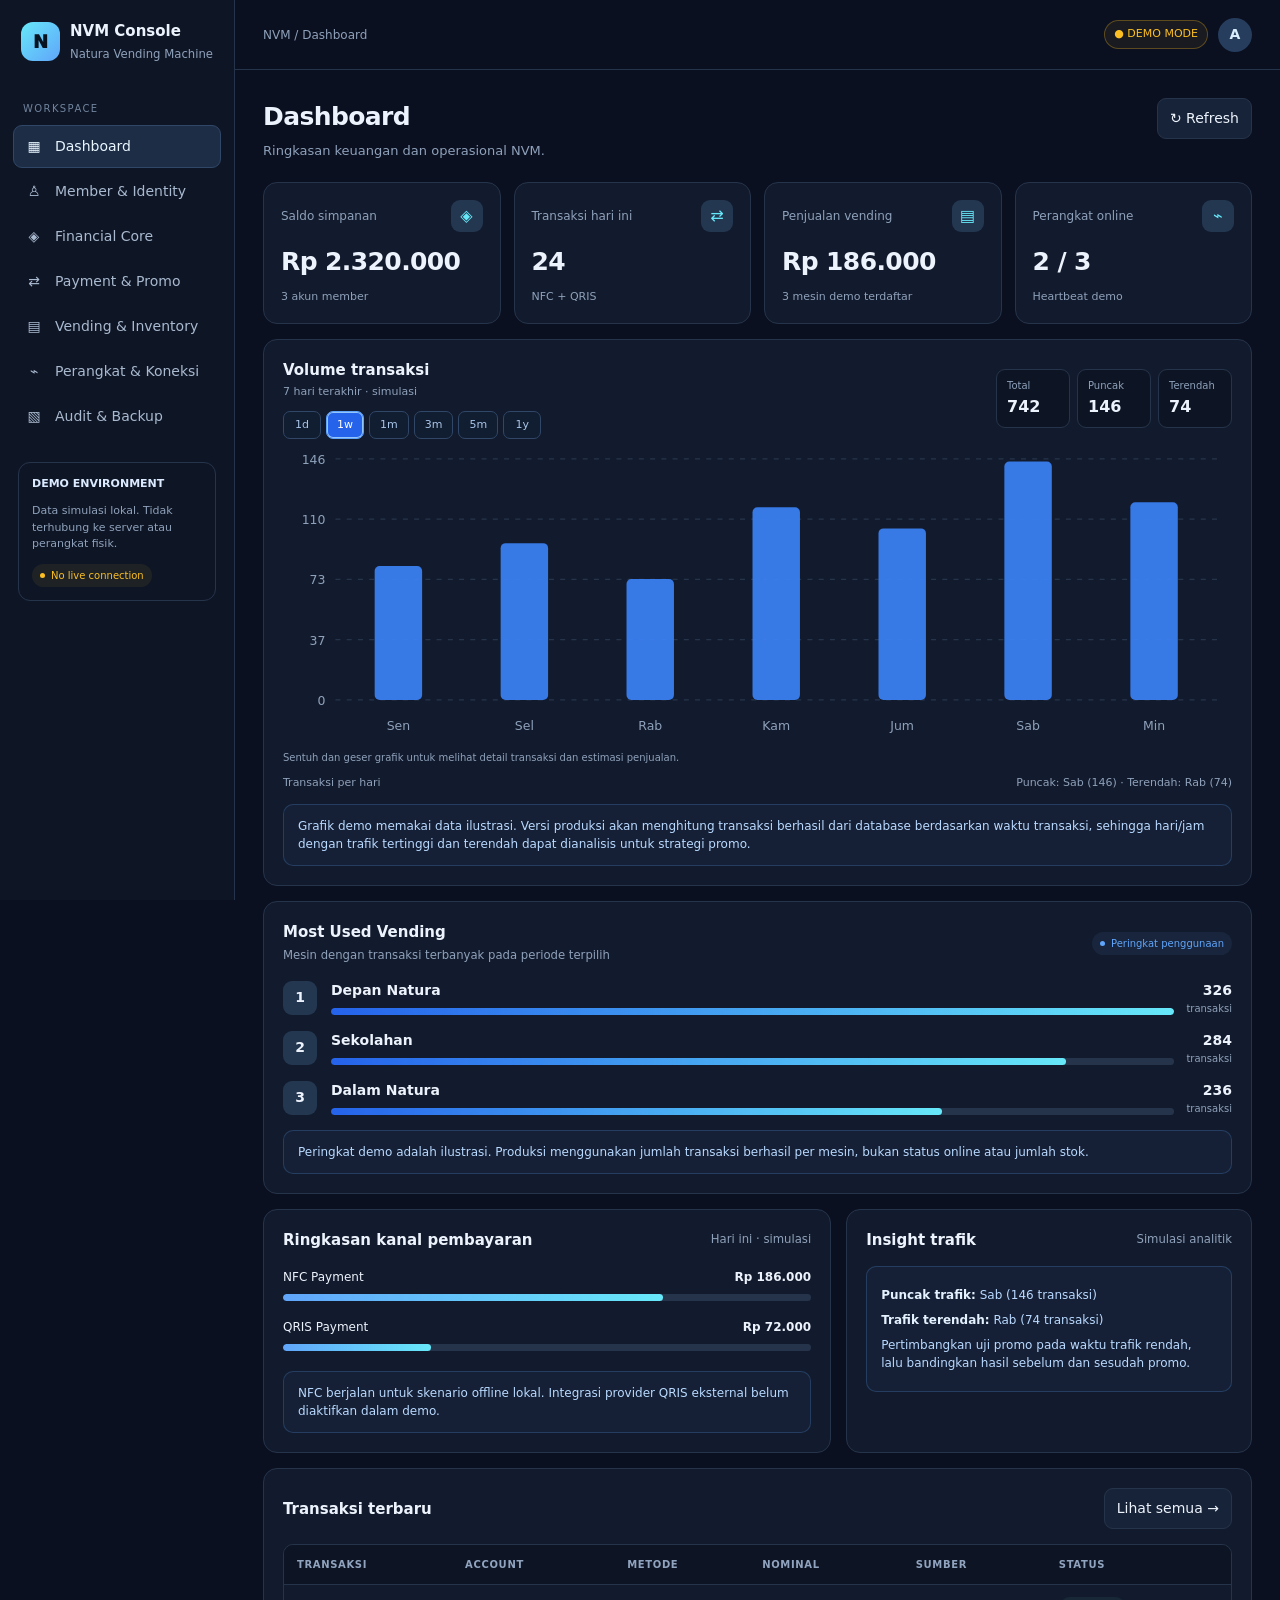
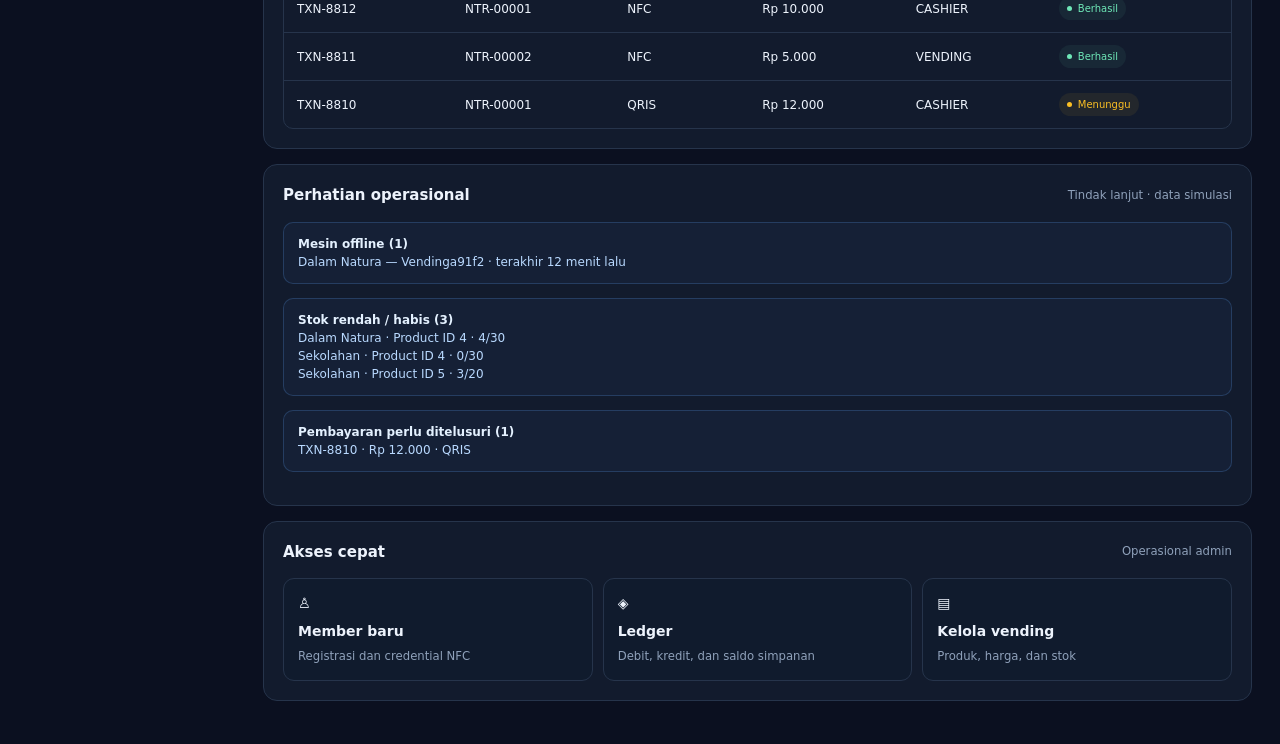
<file: demo/index.html>
<!doctype html>
<html lang="id">
<head>
<meta charset="utf-8"><meta name="viewport" content="width=device-width,initial-scale=1">
<meta name="theme-color" content="#101827">
<title>NVM — Natura Vending Machine | WebUI Demo</title>
<style>
:root{color-scheme:dark;--bg:#0b1020;--panel:#121b2d;--panel2:#0f1728;--line:#26344b;--text:#edf3fc;--muted:#8fa1ba;--blue:#60a5fa;--cyan:#67e8f9;--green:#6ee7b7;--amber:#fbbf24;--red:#fda4af}
*{box-sizing:border-box}body{margin:0;background:var(--bg);color:var(--text);font:14px/1.5 Inter,system-ui,-apple-system,sans-serif}button,input,select{font:inherit}button{cursor:pointer;border:1px solid var(--line);border-radius:9px;padding:9px 12px;background:#172338;color:var(--text)}button:hover{border-color:var(--blue)}button.primary{background:var(--blue);color:#071322;border-color:var(--blue);font-weight:750}.layout{min-height:100vh;display:grid;grid-template-columns:235px minmax(0,1fr)}aside{background:#0e1626;border-right:1px solid var(--line);padding:20px 13px;position:sticky;top:0;height:100vh;overflow:auto}.brand{display:flex;align-items:center;gap:10px;padding:0 8px 22px}.logo{width:39px;height:39px;display:grid;place-items:center;background:linear-gradient(135deg,#67e8f9,#60a5fa);color:#081322;border-radius:12px;font-weight:950;font-size:18px}.brand strong{display:block;font-size:15px}.brand small,.muted{color:var(--muted)}.navlabel{font-size:10px;color:#71839d;text-transform:uppercase;letter-spacing:1.4px;padding:15px 10px 7px}.navbtn{width:100%;display:flex;gap:11px;align-items:center;text-align:left;background:transparent;border-color:transparent;color:#a9b9cf;margin:2px 0;padding:10px}.navbtn.active{background:#1d2d46;color:#eaf6ff;border-color:#304767}.navbtn span:first-child{width:20px;text-align:center}.sidefoot{margin:24px 5px 0;padding:13px;border:1px solid var(--line);border-radius:12px;font-size:11px;color:var(--muted)}main{min-width:0}.topbar{height:70px;border-bottom:1px solid var(--line);display:flex;align-items:center;justify-content:space-between;padding:0 28px;gap:12px;background:#0b1020eF;position:sticky;top:0;z-index:5}.crumb{font-size:12px;color:var(--muted)}.topright{display:flex;align-items:center;gap:10px}.demo{font-size:11px;padding:5px 9px;border-radius:20px;color:var(--amber);border:1px solid #fbbf244d;background:#fbbf2410}.avatar{width:34px;height:34px;border-radius:50%;display:grid;place-items:center;background:#263d5d;color:#d9edff;font-weight:800}.content{max-width:1500px;margin:auto;padding:28px}.page{display:none}.page.active{display:block}.heading{display:flex;justify-content:space-between;align-items:flex-start;gap:15px;margin-bottom:22px}.heading h1{font-size:25px;letter-spacing:-.6px;margin:0 0 5px}.heading p{color:var(--muted);margin:0;font-size:13px}.grid{display:grid;grid-template-columns:repeat(4,minmax(0,1fr));gap:13px}.panel,.metric{background:var(--panel);border:1px solid var(--line);border-radius:14px}.metric{padding:17px}.metric-top{display:flex;justify-content:space-between;align-items:center;color:var(--muted);font-size:12px}.metric-icon{width:32px;height:32px;display:grid;place-items:center;background:#243751;border-radius:9px;color:var(--cyan);font-size:16px}.metric strong{display:block;font-size:25px;margin:11px 0 4px;letter-spacing:-.6px}.delta{font-size:11px;color:var(--green)}.panel{padding:19px;margin-bottom:15px;min-width:0}.panelhead{display:flex;justify-content:space-between;align-items:center;gap:10px;margin-bottom:15px}.panel h2{font-size:15px;margin:0}.panelhead small{color:var(--muted)}.twocol{display:grid;grid-template-columns:minmax(0,1.4fr) minmax(280px,1fr);gap:15px}.tablewrap{overflow:auto;border:1px solid var(--line);border-radius:10px}table{border-collapse:collapse;width:100%;font-size:12px;white-space:nowrap}th,td{text-align:left;padding:12px 13px;border-bottom:1px solid #26344b}th{font-size:10px;text-transform:uppercase;letter-spacing:.65px;color:#91a4bf;background:#0d1524}tbody tr:last-child td{border-bottom:0}tbody tr:hover{background:#ffffff04}.status{display:inline-flex;align-items:center;gap:6px;border-radius:30px;padding:4px 8px;font-size:10px;background:#6ee7b710;color:var(--green)}.status:before{content:'';width:5px;height:5px;border-radius:50%;background:currentColor}.status.warn{background:#fbbf2412;color:var(--amber)}.status.blue{background:#60a5fa12;color:var(--blue)}.status.red{background:#fda4af12;color:var(--red)}.barrow{margin:17px 0}.barlabel{display:flex;justify-content:space-between;font-size:12px;margin-bottom:8px}.track{height:7px;background:#26344b;border-radius:10px;overflow:hidden}.fill{height:100%;border-radius:10px;background:linear-gradient(90deg,#60a5fa,#67e8f9)}.formgrid{display:grid;grid-template-columns:repeat(2,minmax(0,1fr));gap:12px}.field label{display:block;font-size:11px;color:#a5b5ca;margin-bottom:6px}.field input,.field select,.search{width:100%;border:1px solid var(--line);border-radius:9px;padding:10px 11px;background:#0b1322;color:var(--text);outline:none}.field input:focus,.field select:focus{border-color:var(--blue)}.actions{display:flex;gap:9px;flex-wrap:wrap;margin-top:15px}.notice{padding:12px 14px;border:1px solid #60a5fa38;border-radius:10px;background:#60a5fa0b;color:#b9d9ff;font-size:12px;margin-bottom:14px}.notice strong{color:#e4f1ff}.result{margin-top:13px;padding:12px;border:1px solid var(--line);border-radius:9px;background:#0b1322;color:var(--cyan);font:12px/1.6 ui-monospace,monospace;white-space:pre-wrap;overflow-wrap:anywhere;display:none}.result.show{display:block}.filterrow{display:flex;gap:9px;flex-wrap:wrap;margin-bottom:13px}.filterrow input{max-width:260px}.chart{display:flex;align-items:flex-end;gap:12px;height:155px;padding:10px 5px 0;border-bottom:1px solid var(--line)}.barcol{height:100%;flex:1;display:flex;flex-direction:column;justify-content:flex-end;align-items:center;gap:7px;min-width:0}.bar{width:min(30px,75%);border-radius:5px 5px 0 0;background:linear-gradient(180deg,#67e8f9,#3b82f6);min-height:5px}.barcol small{font-size:10px;color:var(--muted)}.analytics-head{display:flex;align-items:center;justify-content:space-between;gap:14px;flex-wrap:wrap}.analytics-title{min-width:190px;flex:1}.analytics-title h2{font-size:15px;margin:0 0 3px}.analytics-title small{display:block;color:var(--muted);font-size:11px}.period-pills{display:flex;gap:5px;margin-top:10px;flex-wrap:wrap}.period-btn{padding:5px 10px;min-width:38px;border-radius:7px;font-size:11px;color:#a9c5e8;background:#111d31;border-color:#304767}.period-btn.active{background:#2563eb;color:#fff;border-color:#60a5fa;box-shadow:inset 0 0 0 1px #93c5fd}.analytics-summary{display:flex;gap:7px;flex:0 1 auto;align-self:center}.analytics-stat{padding:8px 10px;border:1px solid var(--line);border-radius:9px;background:#0d1524;min-width:74px}.analytics-stat span{display:block;color:var(--muted);font-size:10px}.analytics-stat strong{display:block;font-size:16px;margin-top:2px}.analytics-chart-wrap{position:relative;touch-action:pan-y;user-select:none}.analytics-svg{display:block;width:100%;height:auto;min-height:180px;overflow:visible;touch-action:pan-y;cursor:crosshair}.chart-tooltip{position:absolute;z-index:2;display:none;min-width:150px;max-width:190px;padding:9px 11px;border:1px solid #3b82f6;border-radius:9px;background:#0b1322;box-shadow:0 8px 24px #0008;pointer-events:none;font-size:11px;line-height:1.55}.chart-tooltip strong{display:block;color:#eaf2ff;font-size:12px;margin-bottom:3px}.chart-tooltip span{display:block;color:#a9c5e8}.chart-tooltip b{color:#fff}.chart-hint{font-size:10px;color:var(--muted);margin-top:5px}.rankrow{display:grid;grid-template-columns:36px minmax(0,1fr) auto;gap:12px;align-items:center;margin:14px 0}.ranknum{display:grid;place-items:center;width:34px;height:34px;border-radius:9px;background:#243751;font-weight:800}.rankbar{height:7px;background:#26344b;border-radius:9px;overflow:hidden;margin-top:7px}.rankfill{height:100%;background:linear-gradient(90deg,#2563eb,#67e8f9);border-radius:9px}.rankcount{text-align:right;font-weight:750}.rankcount small{display:block;color:var(--muted);font-size:10px;font-weight:400}.insight-item{margin:7px 0}@media(max-width:720px){.analytics-head{align-items:flex-start}.analytics-title{flex-basis:100%}.analytics-summary{width:100%;display:grid;grid-template-columns:repeat(3,minmax(0,1fr))}.analytics-stat{min-width:0;padding:7px 8px}.analytics-stat strong{font-size:15px}}.quickgrid{display:grid;grid-template-columns:repeat(3,minmax(0,1fr));gap:10px}.quick{padding:14px;text-align:left;background:#101b2d;border:1px solid var(--line);border-radius:11px}.quick b{display:block;margin:7px 0 3px}.quick small{color:var(--muted)}.empty{color:var(--muted);padding:22px;text-align:center;font-size:12px}.mobilemenu{display:none}
@media(max-width:1000px){.layout{grid-template-columns:190px minmax(0,1fr)}.content{padding:20px}.grid{grid-template-columns:repeat(2,minmax(0,1fr))}.twocol{grid-template-columns:1fr}}
@media(max-width:650px){.layout{display:block}aside{height:auto;position:relative;padding:10px;border-right:0;border-bottom:1px solid var(--line)}.brand{padding:3px 5px 10px}.navlabel,.sidefoot{display:none}.navlist{display:flex;overflow:auto;gap:5px}.navbtn{width:auto;white-space:nowrap;padding:8px 10px;margin:0;font-size:12px}.topbar{height:57px;padding:0 14px}.content{padding:16px 12px}.heading h1{font-size:22px}.heading{margin-bottom:16px}.grid{gap:8px}.metric{padding:12px}.metric strong{font-size:20px}.metric-top{font-size:10px}.metric-icon{width:27px;height:27px}.panel{padding:13px}.formgrid{grid-template-columns:1fr}.quickgrid{grid-template-columns:1fr}.demo{font-size:10px}.topright{gap:7px}}
</style>
</head>
<body>
<div class="layout">
<aside>
<div class="brand"><div class="logo">N</div><div><strong>NVM Console</strong><small>Natura Vending Machine</small></div></div>
<div class="navlabel">Workspace</div><div class="navlist">
<button class="navbtn active" data-page="dashboard"><span>▦</span>Dashboard</button>
<button class="navbtn" data-page="members"><span>♙</span>Member & Identity</button>
<button class="navbtn" data-page="finance"><span>◈</span>Financial Core</button>
<button class="navbtn" data-page="payments"><span>⇄</span>Payment & Promo</button>
<button class="navbtn" data-page="vending"><span>▤</span>Vending & Inventory</button>
<button class="navbtn" data-page="devices"><span>⌁</span>Perangkat & Koneksi</button>
<button class="navbtn" data-page="audit"><span>▧</span>Audit & Backup</button>
</div>
<div class="sidefoot"><b style="color:#dceaff">DEMO ENVIRONMENT</b><p>Data simulasi lokal. Tidak terhubung ke server atau perangkat fisik.</p><span class="status warn">No live connection</span></div>
</aside>
<main>
<header class="topbar"><div><div class="crumb">NVM / <span id="crumb">Dashboard</span></div></div><div class="topright"><span class="demo">● DEMO MODE</span><div class="avatar">A</div></div></header>
<div class="content">
<section class="page active" id="dashboard">
<div class="heading"><div><h1>Dashboard</h1><p>Ringkasan keuangan dan operasional NVM.</p></div><button onclick="toast('Ringkasan demo diperbarui.')">↻ Refresh</button></div>
<div class="grid" id="metrics"></div>
<div class="panel" style="margin-top:15px">
<input type="hidden" id="analyticsPeriod" value="1w"><div class="analytics-head"><div class="analytics-title"><h2>Volume transaksi</h2><small id="analyticsSubtitle">7 hari terakhir · simulasi</small><div class="period-pills" aria-label="Periode analisis"><button type="button" class="period-btn" data-period="1d" onclick="setAnalyticsPeriod('1d')">1d</button><button type="button" class="period-btn active" data-period="1w" onclick="setAnalyticsPeriod('1w')">1w</button><button type="button" class="period-btn" data-period="1m" onclick="setAnalyticsPeriod('1m')">1m</button><button type="button" class="period-btn" data-period="3m" onclick="setAnalyticsPeriod('3m')">3m</button><button type="button" class="period-btn" data-period="5m" onclick="setAnalyticsPeriod('5m')">5m</button><button type="button" class="period-btn" data-period="1y" onclick="setAnalyticsPeriod('1y')">1y</button></div></div><div id="analyticsSummary" class="analytics-summary"></div></div>
<div id="analyticsChart" style="width:100%;overflow:hidden"></div>
<div style="display:flex;justify-content:space-between;gap:10px;flex-wrap:wrap;margin-top:10px;color:var(--muted);font-size:11px"><span id="analyticsAxisLabel">Jumlah transaksi per hari</span><span id="analyticsPeak"></span></div>
<div class="notice" style="margin-top:13px;margin-bottom:0">Grafik demo memakai data ilustrasi. Versi produksi akan menghitung transaksi berhasil dari database berdasarkan waktu transaksi, sehingga hari/jam dengan trafik tertinggi dan terendah dapat dianalisis untuk strategi promo.</div>
</div>
<div class="panel"><div class="panelhead"><div><h2>Most Used Vending</h2><small>Mesin dengan transaksi terbanyak pada periode terpilih</small></div><span class="status blue">Peringkat penggunaan</span></div><div id="mostUsedVending"></div><div class="notice" style="margin-top:12px;margin-bottom:0">Peringkat demo adalah ilustrasi. Produksi menggunakan jumlah transaksi berhasil per mesin, bukan status online atau jumlah stok.</div></div>
<div class="twocol"><div class="panel"><div class="panelhead"><h2>Ringkasan kanal pembayaran</h2><small>Hari ini · simulasi</small></div><div class="barrow"><div class="barlabel"><span>NFC Payment</span><b>Rp 186.000</b></div><div class="track"><div class="fill" style="width:72%"></div></div></div><div class="barrow"><div class="barlabel"><span>QRIS Payment</span><b>Rp 72.000</b></div><div class="track"><div class="fill" style="width:28%"></div></div></div><div class="notice" style="margin-top:20px;margin-bottom:0">NFC berjalan untuk skenario offline lokal. Integrasi provider QRIS eksternal belum diaktifkan dalam demo.</div></div><div class="panel"><div class="panelhead"><h2>Insight trafik</h2><small>Simulasi analitik</small></div><div id="trafficInsight" class="notice" style="margin-bottom:0">Memuat ringkasan trafik…</div></div></div>
<div class="panel"><div class="panelhead"><h2>Transaksi terbaru</h2><button onclick="navigate('payments')">Lihat semua →</button></div><div class="tablewrap" id="recent"></div></div>
<div class="panel"><div class="panelhead"><h2>Perhatian operasional</h2><small>Tindak lanjut · data simulasi</small></div><div id="opsalerts"></div></div><div class="panel"><div class="panelhead"><h2>Akses cepat</h2><small>Operasional admin</small></div><div class="quickgrid"><button class="quick" onclick="navigate('members')">♙<b>Member baru</b><small>Registrasi dan credential NFC</small></button><button class="quick" onclick="navigate('finance')">◈<b>Ledger</b><small>Debit, kredit, dan saldo simpanan</small></button><button class="quick" onclick="navigate('vending')">▤<b>Kelola vending</b><small>Produk, harga, dan stok</small></button></div></div>
</section>
<section class="page" id="members">
<div class="heading"><div><h1>Member & Identity</h1><p>Member Registry, credential NFC, authorization, dan access event.</p></div><span class="status">Registry demo</span></div>
<div class="notice"><strong>Alur registrasi:</strong> verifikasi identitas → buat member → pilih cashier → scan kartu NFC → validasi PIN 4 digit. UID dan PIN kartu tidak dapat diedit manual pada alur operasional.</div>
<div class="panel"><div class="panelhead"><h2>Member Registry</h2><button class="primary" onclick="document.getElementById('memberform').scrollIntoView({behavior:'smooth'})">+ Tambah member</button></div><div class="filterrow"><input class="search" id="membersearch" placeholder="Cari Member ID, nama, NIK, atau nomor HP…" oninput="renderMembers()"></div><div class="tablewrap" id="membertable"></div></div>
<div class="panel" id="memberform"><div class="panelhead"><h2>Simulasi pendaftaran member</h2><small>Data tersimpan di memori halaman</small></div><form id="newmember"><div class="formgrid"><div class="field"><label>Member ID (otomatis)</label><input id="newmemberid" readonly value="NTR-00004"><small class="muted">Nomor berikutnya sesuai urutan pendaftaran demo.</small></div><div class="field"><label>Nama lengkap</label><input name="name" required placeholder="Nama member"></div><div class="field"><label>Nomor NIK</label><input name="nik" required inputmode="numeric" minlength="16" maxlength="16" placeholder="16 digit NIK"></div><div class="field"><label>Nomor HP</label><input name="phone" type="tel" required inputmode="tel" minlength="8" maxlength="20" placeholder="Contoh: 081234567890"></div><div class="field" style="grid-column:1/-1"><label>Kasir untuk registrasi NFC</label><div style="display:flex;gap:8px;align-items:center"><select name="cashier" id="enrollcashier" style="flex:1"><option value="cashier-01">Cashier 1</option><option value="cashier-02">Cashier 2</option></select><button type="button" class="primary" onclick="startNfcEnrollment()">⌁ Scan kartu</button></div></div></div><div class="notice" style="margin-top:12px;margin-bottom:0">Member ID dibuat otomatis dengan format NTR-00001. UID kartu dan PIN tidak diinput manual.</div><div class="actions"><button class="primary" type="submit">Buat member demo</button></div></form><div class="result" id="memberresult"></div></div>
</section>
<section class="page" id="finance">
<div class="heading"><div><h1>Financial Core</h1><p>Saldo simpanan, double-entry ledger, dan pinjaman.</p></div></div>
<div class="grid" id="finmetrics"></div>
<div class="panel"><div class="panelhead"><h2>Saldo Simpanan Member</h2><small>Saldo ilustratif</small></div><div class="tablewrap" id="accounttable"></div></div>
<div class="twocol"><div class="panel"><div class="panelhead"><h2>Posting ledger demo</h2></div><div class="notice">Untuk menambah saldo anggota, gunakan tombol (+) pada tabel Saldo Simpanan Member. Jurnal manual di bawah hanya untuk simulasi.</div><form id="ledgerform"><div class="formgrid"><div class="field"><label>Member ID</label><select id="ledgeraccount"><option>NTR-00001</option><option>NTR-00002</option><option>NTR-00003</option></select></div><div class="field"><label>Jenis jurnal</label><select id="ledgerdirection"><option value="credit">Kredit — tambah saldo</option><option value="debit">Debit — kurangi saldo</option></select></div><div class="field"><label>Nominal (IDR)</label><input id="ledgeramount" type="number" min="1" value="50000" required></div><div class="field"><label>Referensi</label><input id="ledgerref" value="DEMO-LEDGER-001" required></div></div><div class="actions"><button class="primary">Validasi transaksi</button></div></form><div class="result" id="ledgerresult"></div></div>
<div class="panel"><div class="panelhead"><h2>Loan Core</h2><small>Pinjaman & angsuran</small></div><div class="tablewrap" id="loantable"></div><p class="muted" style="font-size:11px">Pencairan dan pembayaran angsuran mengikuti validasi financial core pada server.</p></div></div>
<div class="panel"><div class="panelhead"><h2>Ledger entries</h2><small>Riwayat demo</small></div><div class="tablewrap" id="ledgertable"></div></div>
</section>
<section class="page" id="payments">
<div class="heading"><div><h1>Payment & Promotion</h1><p>NFC Payment dan QRIS Payment dengan pengaturan promo independen.</p></div></div>
<div class="grid"><div class="metric"><div class="metric-top">NFC Payment <span class="metric-icon">⌁</span></div><strong>Aktif · Demo</strong><span class="delta">Offline-ready flow</span></div><div class="metric"><div class="metric-top">QRIS Payment <span class="metric-icon">▦</span></div><strong>Configurable</strong><span class="muted">Provider eksternal belum aktif</span></div><div class="metric"><div class="metric-top">Promo NFC <span class="metric-icon">%</span></div><strong id="nfcpromo">10%</strong><span class="muted">Dapat diubah terpisah</span></div><div class="metric"><div class="metric-top">Promo QRIS <span class="metric-icon">%</span></div><strong id="qrpromo">5%</strong><span class="muted">Dapat diubah terpisah</span></div></div>
<div class="twocol" style="margin-top:15px"><div class="panel"><div class="panelhead"><h2>Simulasi otorisasi pembayaran</h2></div><div class="notice">Demo tidak mendebit saldo sebenarnya. Promo bersifat opsional; rentang yang diizinkan 0,1%–100%.</div><form id="paymentform"><div class="formgrid"><div class="field"><label>Credential ID</label><input id="paycredential" value="CRED-DEMO-001" required></div><div class="field"><label>Member ID</label><select id="payaccount"><option>NTR-00001</option><option>NTR-00002</option></select></div><div class="field"><label>Metode pembayaran</label><select id="paymethod"><option>NFC</option><option>QRIS</option></select></div><div class="field"><label>Nominal (IDR)</label><input id="payvalue" type="number" min="1" value="10000" required></div><div class="field"><label>Promo</label><select id="paypromo"><option value="yes">Gunakan promo kanal</option><option value="no">Tanpa promo</option></select></div><div class="field"><label>Idempotency key</label><input id="paykey" value="DEMO-PAY-001" required></div></div><div class="actions"><button class="primary">Preview otorisasi</button></div></form><div class="result" id="paymentresult"></div></div>
<div class="panel"><div class="panelhead"><h2>Pengaturan promo</h2></div><form id="promoform"><div class="formgrid"><div class="field"><label>Metode pembayaran</label><select id="promomethod"><option>NFC</option><option>QRIS</option></select></div><div class="field"><label>Status promo</label><select id="promoenabled"><option value="yes">Aktif</option><option value="no">Nonaktif</option></select></div><div class="field"><label>Diskon (%)</label><input id="promovalue" type="number" min="0.1" max="100" step="0.1" value="10" required></div><div class="field"><label>Scope</label><select id="promoscope"><option>Global</option><option>Local / mesin</option></select></div></div><div class="actions"><button class="primary">Simpan pengaturan demo</button></div></form><div class="result" id="promoresult"></div></div></div>
<div class="panel"><div class="panelhead"><h2>Payment Transactions</h2><small>Riwayat pembayaran · simulasi</small></div><div class="filterrow"><input class="search" id="paymentsearch" placeholder="Cari ID, account, referensi…" oninput="renderPayments()"><select class="search" id="paymentmethodfilter" onchange="renderPayments()"><option value="ALL">Semua kanal</option><option>NFC</option><option>QRIS</option></select><select class="search" id="paymentstatusfilter" onchange="renderPayments()"><option value="ALL">Semua status</option><option>Berhasil</option><option>Menunggu</option><option>Gagal</option><option>Refund</option></select></div><div class="subtle">Status final harus dibedakan dari permintaan yang baru diterima. Demo tidak memproses pembayaran sungguhan.</div><div class="tablewrap" id="paymenttable"></div></div><div class="panel"><div class="panelhead"><h2>Rekonsiliasi operasional</h2><small>Simulasi pemeriksaan transaksi</small></div><div class="notice">Periksa transaksi berhasil, tertunda, gagal, dan refund sebelum penutupan harian. Demo tidak terhubung ke provider atau ledger produksi.</div><div class="grid" id="reconmetrics"></div><div class="actions"><button onclick="runReconciliation()">Jalankan pemeriksaan demo</button></div><div class="result" id="reconresult"></div></div>
</section>
<section class="page" id="vending">
<div class="heading"><div><h1>Vending & Inventory</h1><p>Katalog lima Product ID tetap per mesin, stok, harga, dan hasil dispensing.</p></div><span class="status">Offline-first design</span></div>
<div class="panel"><div class="panelhead"><h2>Pilih vending machine</h2><small>Daftar perangkat terdaftar/terdeteksi · data simulasi</small></div>
<div class="formgrid"><div class="field"><label>Mesin vending</label><select id="productmachine" onchange="selectVendingMachine()"></select></div><div class="field"><label>Identitas perangkat</label><div id="selectedmachineinfo" class="notice" style="margin:0">Memuat perangkat demo…</div></div></div>
<p class="muted" style="font-size:11px;margin:12px 0 0">Demo: daftar ini berasal dari data simulasi. Pada implementasi nyata, pilihan diisi dari Device Registry/heartbeat server; mesin offline tetap ditampilkan.</p></div>
<div class="grid" id="vendmetrics"></div>
<div class="panel"><div class="panelhead"><h2>Vending machines terdaftar</h2><small>Nama perangkat · MAC · lokasi · status</small></div><div class="tablewrap" id="machinetable"></div></div>
<div class="panel"><div class="panelhead"><h2>Product catalog & inventory</h2><small id="productscope">Lima Product ID untuk mesin terpilih</small></div><div class="tablewrap" id="producttable"></div></div>
<div class="panel" id="productform"><div class="panelhead"><h2>Edit produk demo</h2><small>Hanya nama, harga, stok, dan kapasitas</small></div><form id="newproduct"><div class="formgrid"><div class="field"><label>Mesin terpilih</label><input id="productmachine_label" readonly></div><div class="field"><label>Product ID</label><select id="productid" onchange="loadProductEditor()"><option value="1">Product ID 1</option><option value="2">Product ID 2</option><option value="3">Product ID 3</option><option value="4">Product ID 4</option><option value="5">Product ID 5</option></select></div><div class="field"><label>Nama produk</label><input id="productname" required></div><div class="field"><label>Harga (IDR)</label><input id="productprice" type="number" min="1" required></div><div class="field"><label>Stok saat ini</label><input id="productstock" type="number" min="0" required></div><div class="field"><label>Kapasitas</label><input id="productcapacity" type="number" min="1" required></div></div><div class="actions"><button class="primary">Simpan perubahan</button></div></form><div class="result" id="productresult"></div></div>
<div class="panel"><div class="panelhead"><h2>Dispensing events</h2></div><div class="tablewrap" id="dispensetable"></div><div class="notice" style="margin-top:12px;margin-bottom:0">Alur transaksi: begin → authorize → dispense. Kegagalan dispensing wajib ditangani dengan status failed dan refund sesuai hasil transaksi finansial.</div></div>
</section>
<section class="page" id="devices">
<div class="heading"><div><h1>Device Registry</h1><p>Heartbeat, identitas node, konektivitas, dan status perangkat.</p></div><button onclick="toast('Status yang ditampilkan adalah data demo.')">↻ Refresh</button></div>
<div class="grid" id="devmetrics"></div>
<div class="panel"><div class="panelhead"><h2>Registered devices</h2><small>Data ilustratif</small></div><div class="tablewrap" id="devicetable"></div></div>
<div class="twocol"><div class="panel"><div class="panelhead"><h2>Peran perangkat</h2></div><div class="barrow"><div class="barlabel"><span>Terminal kasir</span><span class="status">Terdaftar</span></div><div class="muted">Pembacaan kartu NFC, input PIN, permintaan transaksi, dan heartbeat.</div></div><div class="barrow"><div class="barlabel"><span>Pengendali vending</span><span class="status">Terdaftar</span></div><div class="muted">Katalog produk, stok, status dispensing, dan pelaporan hasil.</div></div><div class="barrow"><div class="barlabel"><span>Reader NFC</span><b>RC522</b></div><div class="muted">Detail implementasi perangkat keras tidak ditampilkan pada informasi operasional.</div></div></div><div class="panel"><div class="panelhead"><h2>Kebijakan konektivitas</h2></div><div class="notice">Transaksi lokal dan antrean operasional dirancang untuk skenario offline-first.</div><div class="barrow"><div class="barlabel"><span>API lokal</span><span class="status">Simulasi</span></div><div class="barlabel"><span>Akses jarak jauh</span><span class="status warn">Belum diaktifkan</span></div><p class="muted">Status koneksi pada demo adalah data simulasi, bukan heartbeat sungguhan.</p></div></div></div>
</section>
<section class="page" id="audit">
<div class="heading"><div><h1>Audit & Backup</h1><p>Jejak audit, laporan transaksi, dan pemulihan native NVM.</p></div></div>
<div class="notice"><strong>Recovery policy:</strong> backup .nvm.zip adalah arsip pemulihan. Laporan Excel berikut digunakan untuk pemeriksaan operasional; file demo berisi data contoh browser, bukan transaksi produksi.</div><div class="panel"><div class="panelhead"><h2>Ekspor laporan siap diperiksa</h2><small>Excel · nama file otomatis berisi waktu ekspor dan periode</small></div><div class="formgrid"><div class="field"><label>Jenis laporan</label><select id="reporttype"><option value="vending">Penjualan Vending</option><option value="cashier">Transaksi Kasir</option><option value="member">Data Member</option></select></div><div class="field"><label>Rentang laporan</label><select id="reportperiod"><option value="1d">Harian (1d)</option><option value="1w">Mingguan (1w)</option><option value="1m">Bulanan (1m)</option><option value="1y">Tahunan (1y)</option></select></div></div><div class="notice" style="margin-top:12px">Contoh nama: <strong id="reportfilename">vend-HHMMDDMMYY-1d.xlsx</strong><br>Format waktu: jam-menit-tanggal-bulan-tahun.<br><span class="muted">Catatan demo: rentang laporan baru menjadi pilihan contoh; data belum difilter menurut tanggal historis. Produksi akan mengambil transaksi sesuai periode dari server.</span></div><div class="actions"><button type="button" class="primary" onclick="exportOperationalReport()">Ekspor laporan Excel</button></div><div class="result" id="reportresult"></div></div>
<div class="panel"><div class="panelhead"><h2>Audit events</h2><small>Data simulasi</small></div><div class="filterrow"><select id="auditfilter" class="search"><option value="ALL">Semua sumber</option><option>CASHIER</option><option>VENDING</option><option>IDENTITY</option><option>DEVICE</option></select><select id="auditperiod" class="search"><option>Hari ini</option><option>7 hari</option><option>Bulan ini</option></select><button onclick="renderAudit()">Terapkan filter</button><button onclick="exportOperationalReport('audit')">Export XLSX</button></div><div class="tablewrap" id="audittable"></div></div>
<div class="panel"><div class="panelhead"><h2>Hak akses operasional</h2><small>Contoh role-based access</small></div><div class="notice">Matriks ini contoh kebijakan. Demo belum memiliki login atau enforcement izin yang nyata.</div><div class="tablewrap"><table><thead><tr><th>Peran</th><th>Transaksi</th><th>Top-up</th><th>Konfigurasi</th><th>Audit & backup</th></tr></thead><tbody><tr><td>Admin</td><td>Telusuri</td><td>Dengan konfirmasi</td><td>Kelola</td><td>Kelola</td></tr><tr><td>Teller</td><td>Proses sesuai otorisasi</td><td>Sesuai limit</td><td>Tidak diizinkan</td><td>Baca terbatas</td></tr><tr><td>Auditor</td><td>Baca saja</td><td>Tidak diizinkan</td><td>Tidak diizinkan</td><td>Baca / ekspor</td></tr></tbody></table></div><p class="muted" style="font-size:11px">Produksi wajib menerapkan izin di server, bukan sekadar menyembunyikan tombol browser.</p></div><div class="panel"><div class="panelhead"><h2>Backup & restore</h2><small>Simulasi UI</small></div><div class="quickgrid"><button class="quick" onclick="backupAction('create')">＋<b>Buat backup</b><small>Simulasikan arsip native .nvm.zip</small></button><button class="quick" onclick="backupAction('validate')">✓<b>Validasi arsip</b><small>Periksa manifest dan checksum (demo)</small></button><button class="quick" onclick="backupAction('restore')">↺<b>Restore backup</b><small>Tidak mengubah data server</small></button></div><div class="result" id="backupresult"></div></div>
</section>
</div>
</main>
</div>
<div id="toast" style="position:fixed;bottom:20px;right:20px;max-width:calc(100vw - 40px);padding:12px 16px;background:#1e314a;border:1px solid #3c587b;border-radius:10px;display:none;z-index:20;color:#e6f4ff;box-shadow:0 10px 30px #0008"></div>
<script>
const $=id=>document.getElementById(id), money=n=>'Rp '+Number(n).toLocaleString('id-ID'), esc=s=>String(s).replace(/[&<>"']/g,c=>({'&':'&amp;','<':'&lt;','>':'&gt;','"':'&quot;',"'":'&#39;'}[c]));
const status=(s,kind='')=>'<span class="status '+kind+'">'+esc(s)+'</span>';
const table=(heads,rows)=>'<table><thead><tr>'+heads.map(h=>'<th>'+h+'</th>').join('')+'</tr></thead><tbody>'+(rows.length?rows.map(r=>'<tr>'+r.map(v=>'<td>'+v+'</td>').join('')+'</tr>').join(''):'<tr><td colspan="'+heads.length+'" class="empty">Tidak ada data.</td></tr>')+'</tbody></table>';
const state={
 members:[{id:'NTR-00001',name:'Budi Santoso',nik:'3201010101010001',phone:'081234567801',credential:'Terdaftar',status:'Aktif',balance:1250000},{id:'NTR-00002',name:'Siti Aminah',nik:'3201010202020002',phone:'081234567802',credential:'Terdaftar',status:'Aktif',balance:750000},{id:'NTR-00003',name:'Joko Prasetyo',nik:'3201010303030003',phone:'081234567803',credential:'Menunggu scan',status:'Aktif',balance:320000}],
 accounts:[{id:'NTR-00001',member:'NTR-00001',type:'Simpanan',balance:1250000,status:'Aktif'},{id:'NTR-00002',member:'NTR-00002',type:'Simpanan',balance:750000,status:'Aktif'},{id:'NTR-00003',member:'NTR-00003',type:'Simpanan',balance:320000,status:'Aktif'}],
 ledger:[{id:'LED-1052',account:'NTR-00001',direction:'Kredit',amount:50000,ref:'DEP-1052',source:'CASHIER',time:'09:42'},{id:'LED-1051',account:'NTR-00002',direction:'Debit',amount:5000,ref:'PAY-1051',source:'VENDING',time:'09:31'},{id:'LED-1050',account:'NTR-00001',direction:'Debit',amount:10000,ref:'PAY-1050',source:'CASHIER',time:'09:20'}],
 loans:[{id:'LN-0001',member:'NTR-00001',principal:500000,installment:55000,remaining:440000,status:'Berjalan'},{id:'LN-0002',member:'NTR-00002',principal:300000,installment:35000,remaining:210000,status:'Berjalan'}],
 payments:[{id:'TXN-8812',account:'NTR-00001',method:'NFC',amount:10000,source:'CASHIER',status:'Berhasil',time:'09:20'},{id:'TXN-8811',account:'NTR-00002',method:'NFC',amount:5000,source:'VENDING',status:'Berhasil',time:'09:31'},{id:'TXN-8810',account:'NTR-00001',method:'QRIS',amount:12000,source:'CASHIER',status:'Menunggu',time:'09:12'}],
 products:[{id:'1',machine:'Vending48cd1',name:'Teh Botol',price:4000,stock:18,capacity:30},{id:'2',machine:'Vending48cd1',name:'Roti Keju',price:5000,stock:12,capacity:20},{id:'3',machine:'Vending48cd1',name:'Kopi Hitam NVM',price:6000,stock:25,capacity:30},{id:'4',machine:'Vending48cd1',name:'Air Mineral',price:3000,stock:20,capacity:30},{id:'5',machine:'Vending48cd1',name:'Biskuit',price:4500,stock:14,capacity:20},{id:'1',machine:'Vendinga91f2',name:'Teh Botol',price:4000,stock:18,capacity:30},{id:'2',machine:'Vendinga91f2',name:'Roti Keju',price:5000,stock:12,capacity:20},{id:'3',machine:'Vendinga91f2',name:'Kopi Hitam NVM',price:6000,stock:25,capacity:30},{id:'4',machine:'Vendinga91f2',name:'Air Mineral',price:3000,stock:4,capacity:30},{id:'5',machine:'Vendinga91f2',name:'Biskuit',price:4500,stock:14,capacity:20},{id:'1',machine:'Vendingc07e2',name:'Teh Botol',price:4000,stock:9,capacity:30},{id:'2',machine:'Vendingc07e2',name:'Roti Keju',price:5000,stock:6,capacity:20},{id:'3',machine:'Vendingc07e2',name:'Kopi Hitam NVM',price:6000,stock:11,capacity:30},{id:'4',machine:'Vendingc07e2',name:'Air Mineral',price:3000,stock:0,capacity:30},{id:'5',machine:'Vendingc07e2',name:'Biskuit',price:4500,stock:3,capacity:20}],
 machines:[{id:'Vending48cd1',name:'Depan Natura',mac:'24:6F:28:48:CD:01',device:'Vending48cd1',status:'Online',last:'Baru saja',ip:'192.168.1.42'},{id:'Vendinga91f2',name:'Dalam Natura',mac:'24:6F:28:A9:1F:02',device:'Vendinga91f2',status:'Offline',last:'12 menit lalu',ip:'—'},{id:'Vendingc07e2',name:'Sekolahan',mac:'24:6F:28:C0:7E:02',device:'Vendingc07e2',status:'Online',last:'Baru saja',ip:'192.168.1.44'}],
 devices:[{id:'CASHIER-01',type:'cashier-terminal',mac:'24:6F:28:CA:01:01',status:'Online',last:'Baru saja',ip:'192.168.1.41'},{id:'Vending48cd1',type:'vending-controller',mac:'24:6F:28:48:CD:01',status:'Online',last:'Baru saja',ip:'192.168.1.42'},{id:'Vendinga91f2',type:'vending-controller',mac:'24:6F:28:A9:1F:02',status:'Offline',last:'12 menit lalu',ip:'—'},{id:'Vendingc07e2',type:'vending-controller',mac:'24:6F:28:C0:7E:02',status:'Online',last:'Baru saja',ip:'192.168.1.44'}],
 audit:[{id:'AUD-1004',source:'CASHIER',entity:'TXN-8812',event:'payment.authorized',result:'Berhasil',time:'09:20'},{id:'AUD-1003',source:'VENDING',entity:'TXN-8811',event:'dispense.completed',result:'Berhasil',time:'09:31'},{id:'AUD-1002',source:'IDENTITY',entity:'NTR-00001',event:'credential.verified',result:'Berhasil',time:'09:15'},{id:'AUD-1001',source:'DEVICE',entity:'controller-VEND-01',event:'heartbeat.received',result:'Berhasil',time:'09:10'}],
 promo:{NFC:{enabled:true,value:10,scope:'Global'},QRIS:{enabled:true,value:5,scope:'Global'}}
};
function renderMembers(){const q=($('membersearch')?.value||'').trim().toLowerCase();$('membertable').innerHTML=table(['Member ID','Nama','NIK','Nomor HP','Credential NFC','Status'],state.members.filter(m=>(m.id+' '+m.name+' '+(m.nik||'')+' '+(m.phone||'')).toLowerCase().includes(q)).map(m=>[esc(m.id),esc(m.name),esc(m.nik||'—'),esc(m.phone||'—'),m.credential==='Terdaftar'?status('Terdaftar'):status('Menunggu scan','warn'),status(m.status)]));const next=state.members.reduce((max,m)=>Math.max(max,Number(m.id.slice(4))||0),0)+1;if($('newmemberid'))$('newmemberid').value='NTR-'+String(next).padStart(5,'0')}
function topupMember(memberId){const m=state.members.find(x=>x.id===memberId);if(!m)return;const raw=prompt('Nominal top-up demo (IDR) untuk '+m.id,'50000');if(raw===null)return;const amount=Number(raw);if(!Number.isSafeInteger(amount)||amount<=0){toast('Nominal harus bilangan bulat positif.');return}const ref=prompt('Referensi unik transaksi','TOPUP-DEMO-'+Date.now());if(!ref)return;if(state.ledger.some(x=>x.ref.toLowerCase()===ref.trim().toLowerCase())){toast('Referensi sudah digunakan.');return}const note=prompt('Keterangan / sumber setoran','Setoran manual');if(!note)return;if(!confirm('Konfirmasi top-up demo '+money(amount)+' untuk '+m.id+'?'))return;const a=state.accounts.find(x=>x.member===memberId);if(!a){toast('Akun simpanan tidak ditemukan.');return}a.balance+=amount;m.balance=a.balance;const now=new Date().toLocaleTimeString('id-ID',{hour:'2-digit',minute:'2-digit'});state.ledger.unshift({id:'LED-DEMO-'+(state.ledger.length+1),account:a.id,direction:'Kredit',amount,ref:ref.trim(),note,source:'ADMIN TOP-UP',time:now});state.audit.unshift({id:'AUD-DEMO-'+(state.audit.length+1),source:'FINANCE',entity:memberId,event:'savings.manual_topup',result:'Berhasil',time:now});renderAll();toast('Top-up demo dicatat ke ledger lokal.')}
function renderPayments(target='paymenttable'){const q=($('paymentsearch')?.value||'').toLowerCase(),mf=$('paymentmethodfilter')?.value||'ALL',sf=$('paymentstatusfilter')?.value||'ALL';const rows=state.payments.filter(p=>(p.id+' '+p.account+' '+p.source+' '+(p.ref||'')).toLowerCase().includes(q)&&(mf==='ALL'||p.method===mf)&&(sf==='ALL'||p.status===sf));$(target).innerHTML=table(['Transaction ID','Account','Metode','Nominal','Referensi','Sumber','Waktu','Status'],rows.map(p=>[esc(p.id),esc(p.account),p.method==='NFC'?status('NFC','blue'):status('QRIS'),money(p.amount),esc(p.ref||'—'),esc(p.source),p.time,p.status==='Berhasil'?status(p.status):p.status==='Gagal'?status(p.status,'red'):status(p.status,'warn')]))}
function runReconciliation(){const done=state.payments.filter(p=>p.status==='Berhasil'),pending=state.payments.filter(p=>p.status==='Menunggu'),failed=state.payments.filter(p=>['Gagal','Refund'].includes(p.status));$('reconmetrics').innerHTML=[['Berhasil',done.length,'Transaksi final'],['Menunggu',pending.length,'Perlu ditelusuri'],['Gagal / refund',failed.length,'Periksa hasil akhir']].map(x=>'<div class="metric"><div class="metric-top">'+x[0]+'</div><strong>'+x[1]+'</strong><span class="muted" style="font-size:11px">'+x[2]+'</span></div>').join('');showResult('reconresult',{status:'demo_checked',successful_count:done.length,successful_amount:done.reduce((n,p)=>n+p.amount,0),pending_count:pending.length,failed_or_refund_count:failed.length,warning:'Tidak membandingkan provider, saldo server, atau ledger produksi.'});toast('Pemeriksaan rekonsiliasi demo selesai.')}
function renderLedger(){ $('ledgertable').innerHTML=table(['Ledger ID','Account','Jurnal','Nominal','Referensi','Sumber','Waktu'],state.ledger.map(x=>[esc(x.id),esc(x.account),x.direction==='Kredit'?status(x.direction):status(x.direction,'warn'),money(x.amount),esc(x.ref),esc(x.source),x.time]))}
function selectedMachine(){return state.machines.find(m=>m.id===$('productmachine').value)||state.machines[0]}
function selectVendingMachine(){const m=selectedMachine();if(!m)return;$('productmachine_label').value=m.id;const badge=m.status==='Online'?status('Online'):status('Offline','red');$('selectedmachineinfo').innerHTML='<strong>'+esc(m.name)+'</strong><br><span class="muted">Device: '+esc(m.device)+'<br>MAC: '+esc(m.mac)+'<br>Lokasi: '+esc(m.name)+'</span><div style="margin-top:7px">'+badge+'</div>';$('productscope').textContent='Product ID 1–5 · '+m.name+' · '+m.id;renderProducts();loadProductEditor()}
function renderMachineOptions(){const sel=$('productmachine'),previous=sel.value;sel.innerHTML=state.machines.map(m=>'<option value="'+esc(m.id)+'">'+esc(m.name)+' — '+esc(m.id)+' ('+m.status+')</option>').join('');sel.value=state.machines.some(m=>m.id===previous)?previous:(state.machines[0]?.id||'');selectVendingMachine()}
function renderProducts(){ const selected=$('productmachine').value; $('producttable').innerHTML=table(['Product ID','Nama produk','Harga','Stok','Kapasitas','Kondisi','Aksi'],state.products.filter(p=>p.machine===selected).sort((a,b)=>Number(a.id)-Number(b.id)).map(p=>[esc(p.id),esc(p.name),money(p.price),p.stock<=5?'<b style="color:var(--amber)">'+p.stock+'</b>':p.stock,p.capacity,p.stock===0?status('Habis','red'):p.stock<=5?status('Stok rendah','warn'):status('Tersedia'),'<button onclick="editProduct(\''+p.machine+'\',\''+p.id+'\')">Edit</button>']))}

function reportStamp(d=new Date()){const p=n=>String(n).padStart(2,'0');return p(d.getHours())+p(d.getMinutes())+p(d.getDate())+p(d.getMonth()+1)+String(d.getFullYear()).slice(-2)}
function updateReportFilename(){const t=$('reporttype')?.value||'vending',p=$('reportperiod')?.value||'1d',st=reportStamp();$('reportfilename').textContent=t==='member'?'Memb-'+st+'.xls':(t==='cashier'?'cash-':'vend-')+st+'-'+p+'.xlsx'}
$('reporttype')?.addEventListener('change',updateReportFilename);$('reportperiod')?.addEventListener('change',updateReportFilename);
function xmlEscape(v){return String(v??'').replace(/&/g,'&amp;').replace(/</g,'&lt;').replace(/>/g,'&gt;').replace(/"/g,'&quot;').replace(/'/g,'&apos;')}
function excelCol(n){let out='';while(n){const r=(n-1)%26;out=String.fromCharCode(65+r)+out;n=Math.floor((n-1)/26)}return out}
function crc32(bytes){let c=-1;for(let i=0;i<bytes.length;i++){c^=bytes[i];for(let j=0;j<8;j++)c=(c>>>1)^((c&1)?0xedb88320:0)}return(c^-1)>>>0}
function makeZip(files){const enc=new TextEncoder(),local=[],central=[];let offset=0;for(const file of files){const name=enc.encode(file.name),data=enc.encode(file.data),crc=crc32(data),lh=new Uint8Array(30+name.length+data.length),lv=new DataView(lh.buffer);lv.setUint32(0,0x04034b50,true);lv.setUint16(4,20,true);lv.setUint32(14,crc,true);lv.setUint32(18,data.length,true);lv.setUint32(22,data.length,true);lv.setUint16(26,name.length,true);lh.set(name,30);lh.set(data,30+name.length);local.push(lh);const ch=new Uint8Array(46+name.length),cv=new DataView(ch.buffer);cv.setUint32(0,0x02014b50,true);cv.setUint16(4,20,true);cv.setUint16(6,20,true);cv.setUint32(16,crc,true);cv.setUint32(20,data.length,true);cv.setUint32(24,data.length,true);cv.setUint16(28,name.length,true);cv.setUint32(42,offset,true);ch.set(name,46);central.push(ch);offset+=lh.length}const size=central.reduce((n,x)=>n+x.length,0),end=new Uint8Array(22),ev=new DataView(end.buffer);ev.setUint32(0,0x06054b50,true);ev.setUint16(8,files.length,true);ev.setUint16(10,files.length,true);ev.setUint32(12,size,true);ev.setUint32(16,offset,true);return new Blob([...local,...central,end],{type:'application/vnd.openxmlformats-officedocument.spreadsheetml.sheet'})}
function makeXlsx(rows){const sheetRows=rows.map((row,ri)=>'<row r="'+(ri+1)+'">'+row.map((v,ci)=>{const ref=excelCol(ci+1)+(ri+1);return typeof v==='number'&&Number.isFinite(v)?'<c r="'+ref+'"><v>'+v+'</v></c>':'<c r="'+ref+'" t="inlineStr"><is><t xml:space="preserve">'+xmlEscape(v)+'</t></is></c>'}).join('')+'</row>').join('');const sheet='<?xml version="1.0" encoding="UTF-8" standalone="yes"?><worksheet xmlns="http://schemas.openxmlformats.org/spreadsheetml/2006/main"><sheetData>'+sheetRows+'</sheetData></worksheet>';return makeZip([{name:'[Content_Types].xml',data:'<?xml version="1.0" encoding="UTF-8"?><Types xmlns="http://schemas.openxmlformats.org/package/2006/content-types"><Default Extension="rels" ContentType="application/vnd.openxmlformats-package.relationships+xml"/><Default Extension="xml" ContentType="application/xml"/><Override PartName="/xl/workbook.xml" ContentType="application/vnd.openxmlformats-officedocument.spreadsheetml.sheet.main+xml"/><Override PartName="/xl/worksheets/sheet1.xml" ContentType="application/vnd.openxmlformats-officedocument.spreadsheetml.worksheet+xml"/></Types>'},{name:'_rels/.rels',data:'<?xml version="1.0" encoding="UTF-8"?><Relationships xmlns="http://schemas.openxmlformats.org/package/2006/relationships"><Relationship Id="rId1" Type="http://schemas.openxmlformats.org/officeDocument/2006/relationships/officeDocument" Target="xl/workbook.xml"/></Relationships>'},{name:'xl/workbook.xml',data:'<?xml version="1.0" encoding="UTF-8"?><workbook xmlns="http://schemas.openxmlformats.org/spreadsheetml/2006/main" xmlns:r="http://schemas.openxmlformats.org/officeDocument/2006/relationships"><sheets><sheet name="Laporan NVM" sheetId="1" r:id="rId1"/></sheets></workbook>'},{name:'xl/_rels/workbook.xml.rels',data:'<?xml version="1.0" encoding="UTF-8"?><Relationships xmlns="http://schemas.openxmlformats.org/package/2006/relationships"><Relationship Id="rId1" Type="http://schemas.openxmlformats.org/officeDocument/2006/relationships/worksheet" Target="worksheets/sheet1.xml"/></Relationships>'},{name:'xl/worksheets/sheet1.xml',data:sheet}])}
function makeExcelXml(rows){const body=rows.map(row=>'<Row>'+row.map(v=>'<Cell><Data ss:Type="'+(typeof v==='number'&&Number.isFinite(v)?'Number':'String')+'">'+xmlEscape(v)+'</Data></Cell>').join('')+'</Row>').join('');return '<?xml version="1.0"?><Workbook xmlns="urn:schemas-microsoft-com:office:spreadsheet" xmlns:ss="urn:schemas-microsoft-com:office:spreadsheet"><Worksheet ss:Name="Laporan NVM"><Table>'+body+'</Table></Worksheet></Workbook>'}
function exportOperationalReport(forceType){const t=forceType||$('reporttype').value,p=$('reportperiod').value,st=reportStamp(),member=t==='member',prefix=t==='vending'?'vend-':t==='cashier'?'cash-':t==='audit'?'audit-':'Memb-',filename=member?prefix+st+'.xls':prefix+st+'-'+p+'.xlsx';let rows;if(member){rows=[['Member ID','Nama','NIK','Nomor HP','Credential NFC','Status','Saldo Simpanan (IDR)'],...state.members.map(m=>[m.id,m.name,m.nik||'',m.phone||'',m.credential,m.status,Number(m.balance)||0])]}else if(t==='audit'){rows=[['Audit ID','Sumber','Entitas','Peristiwa','Hasil','Waktu'],...state.audit.map(a=>[a.id,a.source,a.entity,a.event,a.result,a.time])]}else{const src=t==='cashier'?'CASHIER':'VENDING',items=state.payments.filter(p=>p.source===src);rows=[['Transaction ID','Waktu demo','Member ID','Metode','Nominal (IDR)','Referensi','Sumber','Status','Periode'],...items.map(x=>[x.id,x.time,x.account,x.method,Number(x.amount)||0,x.ref||'',x.source,x.status,p]),['CATATAN','Data contoh browser; bukan laporan produksi.','','','','','','','Diekspor '+st]]}const blob=member?new Blob([makeExcelXml(rows)],{type:'application/vnd.ms-excel'}):makeXlsx(rows),url=URL.createObjectURL(blob),a=document.createElement('a');a.href=url;a.download=filename;document.body.appendChild(a);a.click();a.remove();setTimeout(()=>URL.revokeObjectURL(url),1500);if($('reportresult'))showResult('reportresult',{status:'file_created_demo',filename,rows:rows.length-1,period:member?'semua member':p,warning:'Data laporan merupakan simulasi browser, bukan catatan transaksi server.'});toast('File laporan demo dibuat: '+filename)}
function renderAudit(){const f=$('auditfilter').value;$('audittable').innerHTML=table(['Event ID','Sumber','Entitas','Event','Hasil','Waktu'],state.audit.filter(a=>f==='ALL'||a.source===f).map(a=>[esc(a.id),esc(a.source),esc(a.entity),esc(a.event),status(a.result),a.time]))}
updateReportFilename();
function setAnalyticsPeriod(period){$('analyticsPeriod').value=period;document.querySelectorAll('.period-btn').forEach(b=>b.classList.toggle('active',b.dataset.period===period));renderDashboardAnalytics()}
function renderDashboardAnalytics(){
const period=$('analyticsPeriod')?.value||'1w';
const configs={
'1d':{title:'24 jam terakhir',axis:'Transaksi per jam',labels:Array.from({length:24},(_,i)=>String(i).padStart(2,'0')+':00'),values:[2,1,1,0,1,2,4,7,9,12,10,8,11,14,12,10,9,13,15,11,8,6,4,3]},
'1w':{title:'7 hari terakhir',axis:'Transaksi per hari',labels:['Sen','Sel','Rab','Kam','Jum','Sab','Min'],values:[82,96,74,118,105,146,121]},
'1m':{title:'30 hari terakhir',axis:'Transaksi per hari',labels:Array.from({length:30},(_,i)=>String(i+1)),values:[82,90,94,103,112,120,108,98,91,88,105,114,121,130,118,102,95,89,97,110,124,137,129,115,98,84,76,69,62,80]},
'3m':{title:'3 bulan terakhir',axis:'Transaksi per minggu',labels:Array.from({length:13},(_,i)=>'Mg '+(i+1)),values:[510,548,570,592,610,588,624,655,632,601,574,550,590]},
'5m':{title:'5 bulan terakhir',axis:'Transaksi per minggu',labels:Array.from({length:22},(_,i)=>'Mg '+(i+1)),values:[510,528,540,548,570,592,610,588,624,655,632,601,574,550,590,612,630,604,578,552,530,565]},
'1y':{title:'12 bulan terakhir',axis:'Transaksi per bulan',labels:['Jan','Feb','Mar','Apr','Mei','Jun','Jul','Agu','Sep','Okt','Nov','Des'],values:[820,760,910,980,1040,960,1120,1180,1050,990,870,940]}};
const c=configs[period],v=c.values,total=v.reduce((a,b)=>a+b,0),max=Math.max(...v),min=Math.min(...v),peak=v.indexOf(max),low=v.indexOf(min),w=760,h=245,L=42,R=12,T=16,B=36,pw=w-L-R,ph=h-T-B,step=pw/v.length,bw=Math.max(4,Math.min(38,step*.78)),sales=v.map((n,i)=>n*(6500+(i%5)*500));
const grid=[0,.25,.5,.75,1].map(t=>{const y=T+ph-t*ph;return '<line x1="'+L+'" y1="'+y+'" x2="'+(w-R)+'" y2="'+y+'" stroke="#26344b" stroke-dasharray="4 5"/><text x="'+(L-8)+'" y="'+(y+4)+'" fill="#8fa1ba" font-size="10" text-anchor="end">'+Math.round(max*t).toLocaleString('id-ID')+'</text>'}).join('');
const bars=v.map((n,i)=>{const bh=Math.max(2,n/max*(ph-2)),x=L+i*step+(step-bw)/2,y=T+ph-bh;return '<rect x="'+x.toFixed(1)+'" y="'+y.toFixed(1)+'" width="'+bw.toFixed(1)+'" height="'+bh.toFixed(1)+'" rx="'+Math.min(4,bw/2)+'" fill="#3b82f6" opacity=".92"><title>'+c.labels[i]+': '+n+' transaksi</title></rect>'}).join('');
const ix=period==='1d'?[0,4,8,12,16,20,23]:period==='1w'?[0,1,2,3,4,5,6]:period==='1m'?[0,4,9,14,19,24,29]:period==='3m'?[0,2,4,6,8,10,12]:period==='5m'?[0,3,6,9,12,15,18,21]:[0,2,4,6,8,10,11];
const labels=ix.map(i=>'<text x="'+(L+i*step+step/2)+'" y="'+(h-12)+'" fill="#8fa1ba" font-size="10" text-anchor="middle">'+c.labels[i]+'</text>').join('');
$('analyticsSubtitle').textContent=c.title+' · simulasi';$('analyticsAxisLabel').textContent=c.axis;
$('analyticsSummary').innerHTML=[['Total',total.toLocaleString('id-ID')],['Puncak',max.toLocaleString('id-ID')],['Terendah',min.toLocaleString('id-ID')]].map(x=>'<div class="analytics-stat"><span>'+x[0]+'</span><strong>'+x[1]+'</strong></div>').join('');
$('analyticsChart').innerHTML='<div class="analytics-chart-wrap"><svg id="analyticsSvg" class="analytics-svg" viewBox="0 0 '+w+' '+h+'" role="img" aria-label="Grafik volume transaksi interaktif '+c.title+'"><defs><linearGradient id="volumeBlue" x1="0" y1="0" x2="0" y2="1"><stop offset="0%" stop-color="#60a5fa"/><stop offset="100%" stop-color="#2563eb"/></linearGradient></defs>'+grid+bars+labels+'<g id="chartCursor" visibility="hidden"><line id="chartCursorLine" x1="0" y1="'+T+'" x2="0" y2="'+(T+ph)+'" stroke="#dbeafe" stroke-width="1" stroke-dasharray="3 3"/><circle id="chartCursorDot" cx="0" cy="0" r="4" fill="#dbeafe" stroke="#2563eb" stroke-width="2"/></g><rect id="chartHitArea" x="'+L+'" y="'+T+'" width="'+pw+'" height="'+ph+'" fill="transparent" pointer-events="all"/></svg><div id="chartTooltip" class="chart-tooltip"></div></div><div class="chart-hint">Sentuh dan geser grafik untuk melihat detail transaksi dan estimasi penjualan.</div>';
const svg=$('analyticsSvg'),wrap=svg.parentElement,tip=$('chartTooltip'),cursor=$('chartCursor'),line=$('chartCursorLine'),dot=$('chartCursorDot');let dragging=false;
function inspectPoint(ev){const rect=svg.getBoundingClientRect(),sx=(ev.clientX-rect.left)/rect.width*w,raw=Math.floor((sx-L)/step),i=Math.max(0,Math.min(v.length-1,raw)),cx=L+i*step+step/2,bh=Math.max(2,v[i]/max*(ph-2)),cy=T+ph-bh;cursor.setAttribute('visibility','visible');line.setAttribute('x1',cx);line.setAttribute('x2',cx);dot.setAttribute('cx',cx);dot.setAttribute('cy',cy);tip.innerHTML='<strong>'+c.labels[i]+'</strong><span>Jumlah transaksi: <b>'+v[i].toLocaleString('id-ID')+'</b></span><span>Estimasi penjualan: <b>'+money(sales[i])+'</b></span>';tip.style.display='block';const localX=ev.clientX-rect.left,localY=ev.clientY-rect.top;const left=Math.max(4,Math.min(wrap.clientWidth-tip.offsetWidth-4,localX+12));const top=Math.max(4,Math.min(wrap.clientHeight-tip.offsetHeight-4,localY-tip.offsetHeight-8));tip.style.left=left+'px';tip.style.top=top+'px';}
svg.addEventListener('pointerdown',ev=>{dragging=true;svg.setPointerCapture?.(ev.pointerId);inspectPoint(ev)});
svg.addEventListener('pointermove',ev=>{if(dragging||ev.pointerType==='mouse')inspectPoint(ev)});
svg.addEventListener('pointerup',()=>{dragging=false});
svg.addEventListener('pointercancel',()=>{dragging=false;cursor.setAttribute('visibility','hidden');tip.style.display='none'});
svg.addEventListener('pointerleave',()=>{if(!dragging){cursor.setAttribute('visibility','hidden');tip.style.display='none'}});
$('analyticsPeak').textContent='Puncak: '+c.labels[peak]+' ('+max.toLocaleString('id-ID')+') · Terendah: '+c.labels[low]+' ('+min.toLocaleString('id-ID')+')';
const rank=[{name:'Depan Natura',values:{'1d':38,'1w':326,'1m':1284,'3m':3820,'5m':6284,'1y':14820}},{name:'Sekolahan',values:{'1d':31,'1w':284,'1m':1110,'3m':3310,'5m':5480,'1y':12940}},{name:'Dalam Natura',values:{'1d':22,'1w':236,'1m':920,'3m':2750,'5m':4510,'1y':10650}}].map(x=>({...x,count:x.values[period]})).sort((a,b)=>b.count-a.count),rm=Math.max(...rank.map(x=>x.count));
$('mostUsedVending').innerHTML=rank.map((x,i)=>'<div class="rankrow"><div class="ranknum">'+(i+1)+'</div><div><strong>'+x.name+'</strong><div class="rankbar"><div class="rankfill" style="width:'+(x.count/rm*100)+'%"></div></div></div><div class="rankcount">'+x.count.toLocaleString('id-ID')+'<small>transaksi</small></div></div>').join('');
$('trafficInsight').innerHTML='<div class="insight-item"><strong>Puncak trafik:</strong> '+c.labels[peak]+' ('+max+' transaksi)</div><div class="insight-item"><strong>Trafik terendah:</strong> '+c.labels[low]+' ('+min+' transaksi)</div><div class="insight-item">Pertimbangkan uji promo pada waktu trafik rendah, lalu bandingkan hasil sebelum dan sesudah promo.</div>';
}

function renderAll(){
const offline=state.machines.filter(m=>m.status!=='Online'),low=state.products.filter(p=>p.stock<=5),pending=state.payments.filter(p=>p.status==='Menunggu');const alerts=[];if(offline.length)alerts.push('<div class="notice"><strong>Mesin offline ('+offline.length+')</strong><br>'+offline.map(m=>esc(m.name)+' — '+esc(m.id)+' · terakhir '+esc(m.last||'tidak diketahui')).join('<br>')+'</div>');if(low.length)alerts.push('<div class="notice"><strong>Stok rendah / habis ('+low.length+')</strong><br>'+low.map(p=>{const m=state.machines.find(x=>x.id===p.machine);return esc(m?.name||p.machine)+' · Product ID '+p.id+' · '+p.stock+'/'+p.capacity}).join('<br>')+'</div>');if(pending.length)alerts.push('<div class="notice"><strong>Pembayaran perlu ditelusuri ('+pending.length+')</strong><br>'+pending.map(p=>esc(p.id)+' · '+money(p.amount)+' · '+esc(p.method)).join('<br>')+'</div>');$('opsalerts').innerHTML=alerts.join('')||'<div class="status">Tidak ada perhatian operasional pada data demo.</div>';$('metrics').innerHTML=[['Saldo simpanan','Rp 2.320.000','◈','3 akun member'],['Transaksi hari ini','24','⇄','NFC + QRIS'],['Penjualan vending','Rp 186.000','▤','3 mesin demo terdaftar'],['Perangkat online','2 / 3','⌁','Heartbeat demo']].map(x=>'<div class="metric"><div class="metric-top">'+x[0]+'<span class="metric-icon">'+x[2]+'</span></div><strong>'+x[1]+'</strong><span class="muted" style="font-size:11px">'+x[3]+'</span></div>').join('');
renderDashboardAnalytics();
$('recent').innerHTML=table(['Transaksi','Account','Metode','Nominal','Sumber','Status'],state.payments.slice(0,3).map(p=>[esc(p.id),esc(p.account),p.method,money(p.amount),p.source,p.status==='Berhasil'?status(p.status):status(p.status,'warn')]));
renderMembers();$('accounttable').innerHTML=table(['Member ID','Nama','Saldo simpanan'],state.accounts.map(a=>{const m=state.members.find(x=>x.id===a.member);return [esc(a.member),esc(m?.name||'—'),money(a.balance)+' <button title="Tambah saldo simpanan" data-member="'+esc(a.member)+'" onclick="topupMember(this.dataset.member)">＋</button>']}));
$('loantable').innerHTML=table(['Loan ID','Member','Pokok','Angsuran','Sisa pinjaman','Status'],state.loans.map(l=>[esc(l.id),esc(l.member),money(l.principal),money(l.installment),money(l.remaining),status(l.status,'blue')]));
renderLedger();renderPayments();$('nfcpromo').textContent=state.promo.NFC.enabled?state.promo.NFC.value+'%':'Nonaktif';$('qrpromo').textContent=state.promo.QRIS.enabled?state.promo.QRIS.value+'%':'Nonaktif';
$('machinetable').innerHTML=table(['Nama lokasi','Device name / Machine ID','MAC address','Last seen','Status'],state.machines.map(m=>[esc(m.name),esc(m.device),esc(m.mac),esc(m.last||'—'),m.status==='Online'?status(m.status):status(m.status,'red')]));
renderMachineOptions();$('dispensetable').innerHTML=table(['Event ID','Mesin','Produk','Hasil','Tindak lanjut'],[['DSP-2031','Vending48cd1','Product ID 3',status('Berhasil'),'—'],['DSP-2030','Vendinga91f2','Product ID 5',status('Gagal','red'),status('Refund','warn')]]);
$('devmetrics').innerHTML=[['Terdaftar','3','Jumlah perangkat'],['Online','2','Heartbeat diterima'],['Offline','1','Perlu diperiksa'],['Reader NFC','RC522','Target perangkat']].map(x=>'<div class="metric"><div class="metric-top">'+x[0]+'</div><strong>'+x[1]+'</strong><span class="muted" style="font-size:11px">'+x[2]+'</span></div>').join('');
$('devicetable').innerHTML=table(['Device name / ID','Device type','MAC address','Status','Last seen','Alamat lokal'],state.devices.map(d=>[esc(d.id),esc(d.type),esc(d.mac||'—'),d.status==='Online'?status(d.status):status(d.status,'red'),esc(d.last),esc(d.ip)]));renderAudit();
}
const names={dashboard:'Dashboard',members:'Member & Identity',finance:'Financial Core',payments:'Payment & Promotion',vending:'Vending & Inventory',devices:'Perangkat & Koneksi',audit:'Audit & Backup'};
function navigate(id){document.querySelectorAll('.page').forEach(p=>p.classList.toggle('active',p.id===id));document.querySelectorAll('.navbtn').forEach(b=>b.classList.toggle('active',b.dataset.page===id));$('crumb').textContent=names[id]||id;window.scrollTo({top:0,behavior:'smooth'})}
document.querySelectorAll('.navbtn').forEach(b=>b.addEventListener('click',()=>navigate(b.dataset.page)));
let toastTimer;function toast(s){const el=$('toast');el.textContent=s;el.style.display='block';clearTimeout(toastTimer);toastTimer=setTimeout(()=>el.style.display='none',2600)}
function showResult(id,obj){$(id).textContent=JSON.stringify(obj,null,2);$(id).classList.add('show')}
let enrollment={cashier:null,phase:'idle',uid:null};function startNfcEnrollment(){enrollment={cashier:$('enrollcashier').value,phase:'waiting_card',uid:null};showResult('memberresult',{status:'demo_command_sent',cashier:enrollment.cashier,cashier_display:'Silakan scan kartu',note:'Simulasi browser; API cashier belum dipanggil.'});$('memberresult').insertAdjacentHTML('beforeend','<div class="actions"><button type="button" onclick="simulateCardRead()">Simulasikan kartu terbaca</button></div>');toast('Cashier menampilkan: Silakan scan kartu')}function simulateCardRead(){if(enrollment.phase!=='waiting_card')return;enrollment.phase='waiting_pin';enrollment.uid='DEMO-NFC-UID';showResult('memberresult',{status:'demo_card_read',cashier:enrollment.cashier,uid:enrollment.uid,cashier_display:'Silakan masukkan PIN transaksi'});$('memberresult').insertAdjacentHTML('beforeend','<div class="actions"><input id="enrollpin" type="password" inputmode="numeric" minlength="4" maxlength="6" placeholder="PIN demo 4–6 digit"><button type="button" onclick="confirmEnrollPin()">Validasi PIN demo</button></div>')}function confirmEnrollPin(){const pin=$('enrollpin')?.value||'';if(!/^\d{4,6}$/.test(pin)){toast('PIN harus 4–6 digit angka.');return}enrollment.phase='verified';showResult('memberresult',{status:'demo_credential_verified',cashier:enrollment.cashier,uid:enrollment.uid,pin:'[dirahasiakan]',note:'Demo saja; server nyata harus menyimpan verifier PIN, bukan PIN mentah.'});toast('PIN demo tervalidasi')} $('newmember').addEventListener('submit',e=>{e.preventDefault();const f=new FormData(e.target),name=f.get('name').trim(),nik=f.get('nik').trim(),phone=f.get('phone').trim();if(!/^\d{16}$/.test(nik)){showResult('memberresult',{status:'rejected',reason:'NIK harus 16 digit angka'});return}if(!/^[+0-9 ()-]{8,20}$/.test(phone)){showResult('memberresult',{status:'rejected',reason:'Nomor HP tidak valid'});return}if(enrollment.phase!=='verified'){showResult('memberresult',{status:'rejected',reason:'Pilih cashier, tekan Scan, baca kartu, lalu validasi PIN terlebih dahulu'});return}if(state.members.some(m=>m.nik===nik)){showResult('memberresult',{status:'rejected',reason:'NIK sudah terdaftar'});return}const maxNo=state.members.reduce((max,m)=>Math.max(max,Number((m.id.match(/NTR-(\d{5})/)||[])[1]||0)),0);const id='NTR-'+String(maxNo+1).padStart(5,'0');state.members.push({id,nik,name,phone,credential:'Terdaftar',status:'Aktif',balance:0,uid:enrollment.uid});state.accounts.push({id,member:id,type:'Simpanan',balance:0,status:'Aktif'});state.audit.unshift({id:'AUD-DEMO-'+(state.audit.length+1),source:'IDENTITY',entity:id,event:'member.created.credential.enrolled',result:'Berhasil',time:new Date().toLocaleTimeString('id-ID',{hour:'2-digit',minute:'2-digit'})});renderAll();showResult('memberresult',{status:'demo_created',member_id:id,name,nik,phone,cashier:enrollment.cashier,credential:'NFC enrolled; PIN validated (demo)',note:'ID otomatis pada demo; produksi harus mengalokasikan ID atomik di server/database.'});e.target.reset();enrollment={cashier:null,phase:'idle',uid:null};toast('Member '+id+' ditambahkan ke demo.')});
$('ledgerform').addEventListener('submit',e=>{e.preventDefault();const account=$('ledgeraccount').value,amount=Number($('ledgeramount').value),direction=$('ledgerdirection').value,ref=$('ledgerref').value;if(!Number.isFinite(amount)||amount<=0){showResult('ledgerresult',{status:'rejected',reason:'Nominal harus lebih besar dari 0'});return}const a=state.accounts.find(x=>x.id===account);if(direction==='debit'&&a.balance<amount){showResult('ledgerresult',{status:'rejected',reason:'Saldo tidak mencukupi',account_id:account});return}a.balance+=direction==='credit'?amount:-amount;const entry={id:'LED-DEMO-'+(state.ledger.length+1),account,direction:direction==='credit'?'Kredit':'Debit',amount,ref,source:'ADMIN DEMO',time:new Date().toLocaleTimeString('id-ID',{hour:'2-digit',minute:'2-digit'})};state.ledger.unshift(entry);renderAll();showResult('ledgerresult',{status:'demo_validated',entry,updated_balance:a.balance,note:'Perubahan hanya di memori browser'});toast('Simulasi jurnal diproses.')});
$('paymentform').addEventListener('submit',e=>{e.preventDefault();const method=$('paymethod').value,amount=Number($('payvalue').value),promo=state.promo[method],discount=$('paypromo').value==='yes'&&promo.enabled?Math.round(amount*promo.value)/100:0;const off=$('paypromo').value==='yes'&&promo.enabled?Math.round(amount*promo.value)/100:0;showResult('paymentresult',{status:'preview_only',method,credential_id:$('paycredential').value,account_id:$('payaccount').value,gross_amount:amount,discount_amount:off,net_amount:amount-off,idempotency_key:$('paykey').value,note:'Tidak ada saldo yang didebit; QRIS bukan koneksi provider nyata.'})});
$('promoform').addEventListener('submit',e=>{e.preventDefault();const method=$('promomethod').value,value=Number($('promovalue').value),enabled=$('promoenabled').value==='yes';if(!Number.isFinite(value)||value<.1||value>100){showResult('promoresult',{status:'rejected',reason:'Diskon harus 0,1%–100%'});return}state.promo[method]={enabled,value,scope:$('promoscope').value};$('nfcpromo').textContent=state.promo.NFC.enabled?state.promo.NFC.value+'%':'Nonaktif';$('qrpromo').textContent=state.promo.QRIS.enabled?state.promo.QRIS.value+'%':'Nonaktif';showResult('promoresult',{status:'demo_saved',method,enabled,discount_percent:value,scope:state.promo[method].scope,note:'Pengaturan hanya tersimpan selama halaman terbuka'});toast('Pengaturan promo demo diperbarui.')});
function loadProductEditor(){const p=state.products.find(x=>x.machine===$('productmachine').value&&x.id===$('productid').value);if(p){$('productname').value=p.name;$('productprice').value=p.price;$('productstock').value=p.stock;$('productcapacity').value=p.capacity}}function editProduct(machine,id){$('productmachine').value=machine;selectVendingMachine();$('productid').value=id;loadProductEditor();$('productform').scrollIntoView({behavior:'smooth'})}$('newproduct').addEventListener('submit',e=>{e.preventDefault();const p=state.products.find(x=>x.machine===$('productmachine').value&&x.id===$('productid').value);if(!p){showResult('productresult',{status:'rejected',reason:'Product ID tidak ditemukan'});return}const name=$('productname').value.trim(),price=Number($('productprice').value),stock=Number($('productstock').value),capacity=Number($('productcapacity').value);if(!name||price<1||stock<0||capacity<1||stock>capacity){showResult('productresult',{status:'rejected',reason:'Data tidak valid atau stok melebihi kapasitas'});return}Object.assign(p,{name,price,stock,capacity});renderProducts();showResult('productresult',{status:'demo_updated',product:p,note:'Perubahan lokal demo saja; tidak dikirim ke server atau mesin.'});toast('Produk diperbarui.')});
function backupAction(action){const msg={create:{status:'simulation',action:'create_backup',archive:'nvm-demo-backup.nvm.zip',manifest:'included (mock)',checksum:'not generated',note:'Tidak ada file backup nyata yang dibuat.'},validate:{status:'simulation',action:'validate_archive',result:'Pilih file backup dan validasi memerlukan backend nyata.'},restore:{status:'simulation',action:'restore_backup',result:'Restore tidak dijalankan untuk menjaga data demo.'}};showResult('backupresult',msg[action])}
renderAll();renderMachineOptions();loadProductEditor();
</script>
</body>
</html>
</file>
